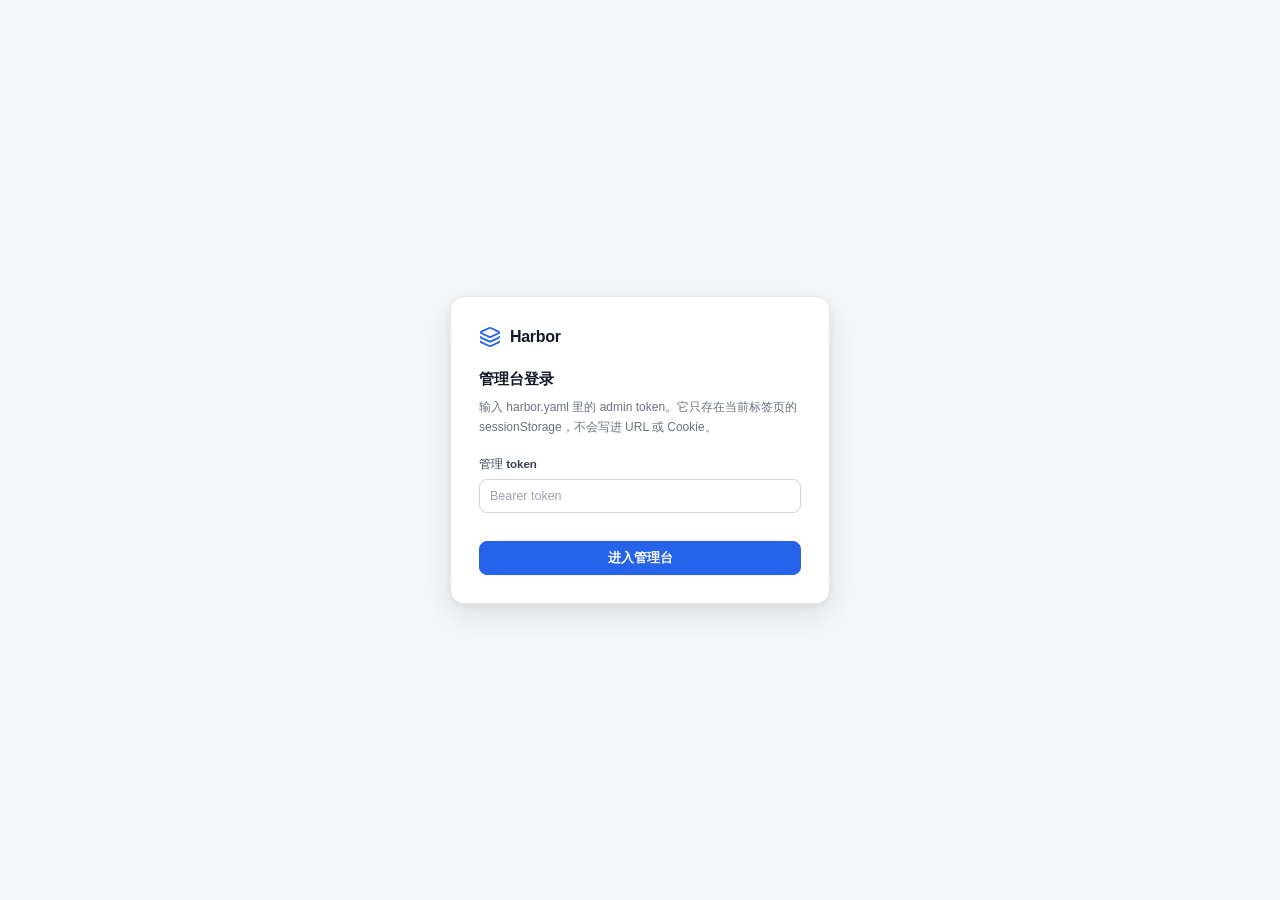
<file: internal/server/ui/admin.html>
<!DOCTYPE html>
<html lang="zh-CN">
<head>
<meta charset="utf-8">
<meta name="viewport" content="width=device-width, initial-scale=1">
<title>Harbor · 管理台</title>
<link rel="stylesheet" href="admin.css">
</head>
<body>
<svg class="sprite" xmlns="http://www.w3.org/2000/svg" aria-hidden="true" focusable="false">
  <!-- Generated from lucide-static@1.43.0; see tools/generate-admin-icons.py. -->
  <!--
ISC License

Copyright (c) 2026 Lucide Icons and Contributors

Permission to use, copy, modify, and/or distribute this software for any
purpose with or without fee is hereby granted, provided that the above
copyright notice and this permission notice appear in all copies.

THE SOFTWARE IS PROVIDED "AS IS" AND THE AUTHOR DISCLAIMS ALL WARRANTIES
WITH REGARD TO THIS SOFTWARE INCLUDING ALL IMPLIED WARRANTIES OF
MERCHANTABILITY AND FITNESS. IN NO EVENT SHALL THE AUTHOR BE LIABLE FOR
ANY SPECIAL, DIRECT, INDIRECT, OR CONSEQUENTIAL DAMAGES OR ANY DAMAGES
WHATSOEVER RESULTING FROM LOSS OF USE, DATA OR PROFITS, WHETHER IN AN
ACTION OF CONTRACT, NEGLIGENCE OR OTHER TORTIOUS ACTION, ARISING OUT OF
OR IN CONNECTION WITH THE USE OR PERFORMANCE OF THIS SOFTWARE.


The following Lucide icons are derived from the Feather project:

airplay, alert-circle, alert-octagon, alert-triangle, aperture, arrow-down-circle, arrow-down-left, arrow-down-right, arrow-down, arrow-left-circle, arrow-left, arrow-right-circle, arrow-right, arrow-up-circle, arrow-up-left, arrow-up-right, arrow-up, at-sign, calendar, cast, check, chevron-down, chevron-left, chevron-right, chevron-up, chevrons-down, chevrons-left, chevrons-right, chevrons-up, circle, clipboard, clock, code, columns, command, compass, corner-down-left, corner-down-right, corner-left-down, corner-left-up, corner-right-down, corner-right-up, corner-up-left, corner-up-right, crosshair, database, divide-circle, divide-square, dollar-sign, download, external-link, feather, frown, hash, headphones, help-circle, info, italic, key, layout, life-buoy, link-2, link, loader, lock, log-in, log-out, maximize, meh, minimize, minimize-2, minus-circle, minus-square, minus, monitor, moon, more-horizontal, more-vertical, move, music, navigation-2, navigation, octagon, pause-circle, percent, plus-circle, plus-square, plus, power, radio, rss, search, server, share, shopping-bag, sidebar, smartphone, smile, square, table-2, tablet, target, terminal, trash-2, trash, triangle, tv, type, upload, x-circle, x-octagon, x-square, x, zoom-in, zoom-out

The MIT License (MIT) (for the icons listed above)

Copyright (c) 2013-present Cole Bemis

Permission is hereby granted, free of charge, to any person obtaining a copy
of this software and associated documentation files (the "Software"), to deal
in the Software without restriction, including without limitation the rights
to use, copy, modify, merge, publish, distribute, sublicense, and/or sell
copies of the Software, and to permit persons to whom the Software is
furnished to do so, subject to the following conditions:

The above copyright notice and this permission notice shall be included in all
copies or substantial portions of the Software.

THE SOFTWARE IS PROVIDED "AS IS", WITHOUT WARRANTY OF ANY KIND, EXPRESS OR
IMPLIED, INCLUDING BUT NOT LIMITED TO THE WARRANTIES OF MERCHANTABILITY,
FITNESS FOR A PARTICULAR PURPOSE AND NONINFRINGEMENT. IN NO EVENT SHALL THE
AUTHORS OR COPYRIGHT HOLDERS BE LIABLE FOR ANY CLAIM, DAMAGES OR OTHER
LIABILITY, WHETHER IN AN ACTION OF CONTRACT, TORT OR OTHERWISE, ARISING FROM,
OUT OF OR IN CONNECTION WITH THE SOFTWARE OR THE USE OR OTHER DEALINGS IN THE
SOFTWARE.
  -->
  <symbol id="i-logo" viewBox="0 0 24 24" fill="none" stroke="currentColor" stroke-width="2" stroke-linecap="round" stroke-linejoin="round"><path d="M12.83 2.18a2 2 0 0 0-1.66 0L2.6 6.08a1 1 0 0 0 0 1.83l8.58 3.91a2 2 0 0 0 1.66 0l8.58-3.9a1 1 0 0 0 0-1.83z" /><path d="M2 12a1 1 0 0 0 .58.91l8.6 3.91a2 2 0 0 0 1.65 0l8.58-3.9A1 1 0 0 0 22 12" /><path d="M2 17a1 1 0 0 0 .58.91l8.6 3.91a2 2 0 0 0 1.65 0l8.58-3.9A1 1 0 0 0 22 17" /></symbol>
  <symbol id="i-gauge" viewBox="0 0 24 24" fill="none" stroke="currentColor" stroke-width="2" stroke-linecap="round" stroke-linejoin="round"><path d="m12 14 4-4" /><path d="M3.34 19a10 10 0 1 1 17.32 0" /></symbol>
  <symbol id="i-queue" viewBox="0 0 24 24" fill="none" stroke="currentColor" stroke-width="2" stroke-linecap="round" stroke-linejoin="round"><path d="M11 5h10" /><path d="M11 12h10" /><path d="M11 19h10" /><path d="M4 4h1v5" /><path d="M4 9h2" /><path d="M6.5 20H3.4c0-1 2.6-1.925 2.6-3.5a1.5 1.5 0 0 0-2.6-1.02" /></symbol>
  <symbol id="i-file" viewBox="0 0 24 24" fill="none" stroke="currentColor" stroke-width="2" stroke-linecap="round" stroke-linejoin="round"><path d="M6 22a2 2 0 0 1-2-2V4a2 2 0 0 1 2-2h8a2.4 2.4 0 0 1 1.704.706l3.588 3.588A2.4 2.4 0 0 1 20 8v12a2 2 0 0 1-2 2z" /><path d="M14 2v5a1 1 0 0 0 1 1h5" /><path d="M10 9H8" /><path d="M16 13H8" /><path d="M16 17H8" /></symbol>
  <symbol id="i-key" viewBox="0 0 24 24" fill="none" stroke="currentColor" stroke-width="2" stroke-linecap="round" stroke-linejoin="round"><path d="M2.586 17.414A2 2 0 0 0 2 18.828V21a1 1 0 0 0 1 1h3a1 1 0 0 0 1-1v-1a1 1 0 0 1 1-1h1a1 1 0 0 0 1-1v-1a1 1 0 0 1 1-1h.172a2 2 0 0 0 1.414-.586l.814-.814a6.5 6.5 0 1 0-4-4z" /><circle cx="16.5" cy="7.5" r=".5" fill="currentColor" /></symbol>
  <symbol id="i-server" viewBox="0 0 24 24" fill="none" stroke="currentColor" stroke-width="2" stroke-linecap="round" stroke-linejoin="round"><rect width="20" height="8" x="2" y="2" rx="2" ry="2" /><rect width="20" height="8" x="2" y="14" rx="2" ry="2" /><line x1="6" x2="6.01" y1="6" y2="6" /><line x1="6" x2="6.01" y1="18" y2="18" /></symbol>
  <symbol id="i-plus" viewBox="0 0 24 24" fill="none" stroke="currentColor" stroke-width="2" stroke-linecap="round" stroke-linejoin="round"><path d="M5 12h14" /><path d="M12 5v14" /></symbol>
  <symbol id="i-pencil" viewBox="0 0 24 24" fill="none" stroke="currentColor" stroke-width="2" stroke-linecap="round" stroke-linejoin="round"><path d="M21.174 6.812a1 1 0 0 0-3.986-3.987L3.842 16.174a2 2 0 0 0-.5.83l-1.321 4.352a.5.5 0 0 0 .623.622l4.353-1.32a2 2 0 0 0 .83-.497z" /><path d="m15 5 4 4" /></symbol>
  <symbol id="i-trash" viewBox="0 0 24 24" fill="none" stroke="currentColor" stroke-width="2" stroke-linecap="round" stroke-linejoin="round"><path d="M10 11v6" /><path d="M14 11v6" /><path d="M19 6v14a2 2 0 0 1-2 2H7a2 2 0 0 1-2-2V6" /><path d="M3 6h18" /><path d="M8 6V4a2 2 0 0 1 2-2h4a2 2 0 0 1 2 2v2" /></symbol>
  <symbol id="i-ban" viewBox="0 0 24 24" fill="none" stroke="currentColor" stroke-width="2" stroke-linecap="round" stroke-linejoin="round"><circle cx="12" cy="12" r="10" /><path d="M4.929 4.929 19.07 19.071" /></symbol>
  <symbol id="i-check" viewBox="0 0 24 24" fill="none" stroke="currentColor" stroke-width="2" stroke-linecap="round" stroke-linejoin="round"><path d="M20 6 9 17l-5-5" /></symbol>
  <symbol id="i-x" viewBox="0 0 24 24" fill="none" stroke="currentColor" stroke-width="2" stroke-linecap="round" stroke-linejoin="round"><path d="M18 6 6 18" /><path d="m6 6 12 12" /></symbol>
  <symbol id="i-home" viewBox="0 0 24 24" fill="none" stroke="currentColor" stroke-width="2" stroke-linecap="round" stroke-linejoin="round"><path d="M15 21v-8a1 1 0 0 0-1-1h-4a1 1 0 0 0-1 1v8" /><path d="M3 10a2 2 0 0 1 .709-1.528l7-6a2 2 0 0 1 2.582 0l7 6A2 2 0 0 1 21 10v9a2 2 0 0 1-2 2H5a2 2 0 0 1-2-2z" /></symbol>
  <symbol id="i-out" viewBox="0 0 24 24" fill="none" stroke="currentColor" stroke-width="2" stroke-linecap="round" stroke-linejoin="round"><path d="m16 17 5-5-5-5" /><path d="M21 12H9" /><path d="M9 21H5a2 2 0 0 1-2-2V5a2 2 0 0 1 2-2h4" /></symbol>
  <symbol id="i-refresh" viewBox="0 0 24 24" fill="none" stroke="currentColor" stroke-width="2" stroke-linecap="round" stroke-linejoin="round"><path d="M3 12a9 9 0 0 1 9-9 9.75 9.75 0 0 1 6.74 2.74L21 8" /><path d="M21 3v5h-5" /><path d="M21 12a9 9 0 0 1-9 9 9.75 9.75 0 0 1-6.74-2.74L3 16" /><path d="M8 16H3v5" /></symbol>
  <symbol id="i-zap" viewBox="0 0 24 24" fill="none" stroke="currentColor" stroke-width="2" stroke-linecap="round" stroke-linejoin="round"><path d="M15.914 4a1.5 1.5 0 00-2.474-1.561l-9 9A1.5 1.5 0 005.5 14h4.002a.5.5 0 01.471.666L8.086 20a1.5 1.5 0 002.475 1.56l9-9A1.5 1.5 0 0018.5 10h-3.997a.5.5 0 01-.472-.667z" /></symbol>
  <symbol id="i-search" viewBox="0 0 24 24" fill="none" stroke="currentColor" stroke-width="2" stroke-linecap="round" stroke-linejoin="round"><path d="m21 21-4.34-4.34" /><circle cx="11" cy="11" r="8" /></symbol>
  <symbol id="i-branch" viewBox="0 0 24 24" fill="none" stroke="currentColor" stroke-width="2" stroke-linecap="round" stroke-linejoin="round"><path d="M15 6a9 9 0 0 0-9 9V3" /><circle cx="18" cy="6" r="3" /><circle cx="6" cy="18" r="3" /></symbol>
  <symbol id="i-menu" viewBox="0 0 24 24" fill="none" stroke="currentColor" stroke-width="2" stroke-linecap="round" stroke-linejoin="round"><path d="M4 5h16" /><path d="M4 12h16" /><path d="M4 19h16" /></symbol>
  <symbol id="i-arrow-left" viewBox="0 0 24 24" fill="none" stroke="currentColor" stroke-width="2" stroke-linecap="round" stroke-linejoin="round"><path d="m12 19-7-7 7-7" /><path d="M19 12H5" /></symbol>
  <symbol id="i-arrow-right" viewBox="0 0 24 24" fill="none" stroke="currentColor" stroke-width="2" stroke-linecap="round" stroke-linejoin="round"><path d="M5 12h14" /><path d="m12 5 7 7-7 7" /></symbol>
  <symbol id="i-arrow-up-right" viewBox="0 0 24 24" fill="none" stroke="currentColor" stroke-width="2" stroke-linecap="round" stroke-linejoin="round"><path d="M7 7h10v10" /><path d="M7 17 17 7" /></symbol>
  <symbol id="i-activity" viewBox="0 0 24 24" fill="none" stroke="currentColor" stroke-width="2" stroke-linecap="round" stroke-linejoin="round"><path d="M22 12h-2.48a2 2 0 0 0-1.93 1.46l-2.35 8.36a.25.25 0 0 1-.48 0L9.24 2.18a.25.25 0 0 0-.48 0l-2.35 8.36A2 2 0 0 1 4.49 12H2" /></symbol>
  <symbol id="i-circle-check" viewBox="0 0 24 24" fill="none" stroke="currentColor" stroke-width="2" stroke-linecap="round" stroke-linejoin="round"><circle cx="12" cy="12" r="10" /><path d="m16 9-5.5 5.5L8 12" /></symbol>
  <symbol id="i-alert-triangle" viewBox="0 0 24 24" fill="none" stroke="currentColor" stroke-width="2" stroke-linecap="round" stroke-linejoin="round"><path d="m21.73 18-8-14a2 2 0 0 0-3.48 0l-8 14A2 2 0 0 0 4 21h16a2 2 0 0 0 1.73-3" /><path d="M12 9v4" /><path d="M12 17h.01" /></symbol>
  <symbol id="i-layers-3" viewBox="0 0 24 24" fill="none" stroke="currentColor" stroke-width="2" stroke-linecap="round" stroke-linejoin="round"><path d="M12.83 2.18a2 2 0 0 0-1.66 0L2.6 6.08a1 1 0 0 0 0 1.83l8.58 3.91a2 2 0 0 0 1.66 0l8.58-3.9a1 1 0 0 0 0-1.83z" /><path d="M2 12a1 1 0 0 0 .58.91l8.6 3.91a2 2 0 0 0 1.65 0l8.58-3.9A1 1 0 0 0 22 12" /><path d="M2 17a1 1 0 0 0 .58.91l8.6 3.91a2 2 0 0 0 1.65 0l8.58-3.9A1 1 0 0 0 22 17" /></symbol>
  <symbol id="i-timer" viewBox="0 0 24 24" fill="none" stroke="currentColor" stroke-width="2" stroke-linecap="round" stroke-linejoin="round"><line x1="10" x2="14" y1="2" y2="2" /><line x1="12" x2="15" y1="14" y2="11" /><circle cx="12" cy="14" r="8" /></symbol>
  <symbol id="i-check-circle-2" viewBox="0 0 24 24" fill="none" stroke="currentColor" stroke-width="2" stroke-linecap="round" stroke-linejoin="round"><path d="M21.801 10A10 10 0 1 1 17 3.335" /><path d="m9 11 3 3L22 4" /></symbol>
  <symbol id="i-alert-circle" viewBox="0 0 24 24" fill="none" stroke="currentColor" stroke-width="2" stroke-linecap="round" stroke-linejoin="round"><circle cx="12" cy="12" r="10" /><line x1="12" x2="12" y1="8" y2="12" /><line x1="12" x2="12.01" y1="16" y2="16" /></symbol>
  <symbol id="i-arrow-down-to-line" viewBox="0 0 24 24" fill="none" stroke="currentColor" stroke-width="2" stroke-linecap="round" stroke-linejoin="round"><path d="M12 17V3" /><path d="m6 11 6 6 6-6" /><path d="M19 21H5" /></symbol>
  <symbol id="i-arrow-up-from-line" viewBox="0 0 24 24" fill="none" stroke="currentColor" stroke-width="2" stroke-linecap="round" stroke-linejoin="round"><path d="m18 9-6-6-6 6" /><path d="M12 3v14" /><path d="M5 21h14" /></symbol>
  <symbol id="i-database" viewBox="0 0 24 24" fill="none" stroke="currentColor" stroke-width="2" stroke-linecap="round" stroke-linejoin="round"><ellipse cx="12" cy="5" rx="9" ry="3" /><path d="M3 5V19A9 3 0 0 0 21 19V5" /><path d="M3 12A9 3 0 0 0 21 12" /></symbol>
  <symbol id="i-shield-check" viewBox="0 0 24 24" fill="none" stroke="currentColor" stroke-width="2" stroke-linecap="round" stroke-linejoin="round"><path d="M20 13c0 5-3.5 7.5-7.66 8.95a1 1 0 0 1-.67-.01C7.5 20.5 4 18 4 13V6a1 1 0 0 1 1-1c2 0 4.5-1.2 6.24-2.72a1.17 1.17 0 0 1 1.52 0C14.51 3.81 17 5 19 5a1 1 0 0 1 1 1z" /><path d="m9 12 2 2 4-4" /></symbol>
  <symbol id="i-refresh-cw" viewBox="0 0 24 24" fill="none" stroke="currentColor" stroke-width="2" stroke-linecap="round" stroke-linejoin="round"><path d="M3 12a9 9 0 0 1 9-9 9.75 9.75 0 0 1 6.74 2.74L21 8" /><path d="M21 3v5h-5" /><path d="M21 12a9 9 0 0 1-9 9 9.75 9.75 0 0 1-6.74-2.74L3 16" /><path d="M8 16H3v5" /></symbol>
  <symbol id="i-list-ordered" viewBox="0 0 24 24" fill="none" stroke="currentColor" stroke-width="2" stroke-linecap="round" stroke-linejoin="round"><path d="M11 5h10" /><path d="M11 12h10" /><path d="M11 19h10" /><path d="M4 4h1v5" /><path d="M4 9h2" /><path d="M6.5 20H3.4c0-1 2.6-1.925 2.6-3.5a1.5 1.5 0 0 0-2.6-1.02" /></symbol>
  <symbol id="i-cpu" viewBox="0 0 24 24" fill="none" stroke="currentColor" stroke-width="2" stroke-linecap="round" stroke-linejoin="round"><path d="M12 20v2" /><path d="M12 2v2" /><path d="M17 20v2" /><path d="M17 2v2" /><path d="M2 12h2" /><path d="M2 17h2" /><path d="M2 7h2" /><path d="M20 12h2" /><path d="M20 17h2" /><path d="M20 7h2" /><path d="M7 20v2" /><path d="M7 2v2" /><rect x="4" y="4" width="16" height="16" rx="2" /><rect x="8" y="8" width="8" height="8" rx="1" /></symbol>
  <symbol id="i-inbox" viewBox="0 0 24 24" fill="none" stroke="currentColor" stroke-width="2" stroke-linecap="round" stroke-linejoin="round"><polyline points="22 12 16 12 14 15 10 15 8 12 2 12" /><path d="M5.45 5.11 2 12v6a2 2 0 0 0 2 2h16a2 2 0 0 0 2-2v-6l-3.45-6.89A2 2 0 0 0 16.76 4H7.24a2 2 0 0 0-1.79 1.11z" /></symbol>
  <symbol id="i-key-round" viewBox="0 0 24 24" fill="none" stroke="currentColor" stroke-width="2" stroke-linecap="round" stroke-linejoin="round"><path d="M2.586 17.414A2 2 0 0 0 2 18.828V21a1 1 0 0 0 1 1h3a1 1 0 0 0 1-1v-1a1 1 0 0 1 1-1h1a1 1 0 0 0 1-1v-1a1 1 0 0 1 1-1h.172a2 2 0 0 0 1.414-.586l.814-.814a6.5 6.5 0 1 0-4-4z" /><circle cx="16.5" cy="7.5" r=".5" fill="currentColor" /></symbol>
  <symbol id="i-key-square" viewBox="0 0 24 24" fill="none" stroke="currentColor" stroke-width="2" stroke-linecap="round" stroke-linejoin="round"><path d="M12.4 2.7a2.5 2.5 0 0 1 3.4 0l5.5 5.5a2.5 2.5 0 0 1 0 3.4l-3.7 3.7a2.5 2.5 0 0 1-3.4 0L8.7 9.8a2.5 2.5 0 0 1 0-3.4z" /><path d="m14 7 3 3" /><path d="m9.4 10.6-6.814 6.814A2 2 0 0 0 2 18.828V21a1 1 0 0 0 1 1h3a1 1 0 0 0 1-1v-1a1 1 0 0 1 1-1h1a1 1 0 0 0 1-1v-1a1 1 0 0 1 1-1h.172a2 2 0 0 0 1.414-.586l.814-.814" /></symbol>
  <symbol id="i-lock-keyhole" viewBox="0 0 24 24" fill="none" stroke="currentColor" stroke-width="2" stroke-linecap="round" stroke-linejoin="round"><circle cx="12" cy="16" r="1" /><rect x="3" y="10" width="18" height="12" rx="2" /><path d="M7 10V7a5 5 0 0 1 10 0v3" /></symbol>
  <symbol id="i-fingerprint" viewBox="0 0 24 24" fill="none" stroke="currentColor" stroke-width="2" stroke-linecap="round" stroke-linejoin="round"><path d="M12 10a2 2 0 0 0-2 2c0 1.02-.1 2.51-.26 4" /><path d="M14 13.12c0 2.38 0 6.38-1 8.88" /><path d="M17.29 21.02c.12-.6.43-2.3.5-3.02" /><path d="M2 12a10 10 0 0 1 18-6" /><path d="M2 16h.01" /><path d="M21.8 16c.2-2 .131-5.354 0-6" /><path d="M5 19.5C5.5 18 6 15 6 12a6 6 0 0 1 .34-2" /><path d="M8.65 22c.21-.66.45-1.32.57-2" /><path d="M9 6.8a6 6 0 0 1 9 5.2v2" /></symbol>
  <symbol id="i-trash-2" viewBox="0 0 24 24" fill="none" stroke="currentColor" stroke-width="2" stroke-linecap="round" stroke-linejoin="round"><path d="M10 11v6" /><path d="M14 11v6" /><path d="M19 6v14a2 2 0 0 1-2 2H7a2 2 0 0 1-2-2V6" /><path d="M3 6h18" /><path d="M8 6V4a2 2 0 0 1 2-2h4a2 2 0 0 1 2 2v2" /></symbol>
  <symbol id="i-copy" viewBox="0 0 24 24" fill="none" stroke="currentColor" stroke-width="2" stroke-linecap="round" stroke-linejoin="round"><rect width="14" height="14" x="8" y="8" rx="2" ry="2" /><path d="M4 16c-1.1 0-2-.9-2-2V4c0-1.1.9-2 2-2h10c1.1 0 2 .9 2 2" /></symbol>
  <symbol id="i-network" viewBox="0 0 24 24" fill="none" stroke="currentColor" stroke-width="2" stroke-linecap="round" stroke-linejoin="round"><rect x="16" y="16" width="6" height="6" rx="1" /><rect x="2" y="16" width="6" height="6" rx="1" /><rect x="9" y="2" width="6" height="6" rx="1" /><path d="M5 16v-3a1 1 0 0 1 1-1h12a1 1 0 0 1 1 1v3" /><path d="M12 12V8" /></symbol>
  <symbol id="i-route" viewBox="0 0 24 24" fill="none" stroke="currentColor" stroke-width="2" stroke-linecap="round" stroke-linejoin="round"><circle cx="6" cy="19" r="3" /><path d="M9 19h8.5a3.5 3.5 0 0 0 0-7h-11a3.5 3.5 0 0 1 0-7H15" /><circle cx="18" cy="5" r="3" /></symbol>
  <symbol id="i-chevron-down" viewBox="0 0 24 24" fill="none" stroke="currentColor" stroke-width="2" stroke-linecap="round" stroke-linejoin="round"><path d="m6 9 6 6 6-6" /></symbol>
  <symbol id="i-sliders-horizontal" viewBox="0 0 24 24" fill="none" stroke="currentColor" stroke-width="2" stroke-linecap="round" stroke-linejoin="round"><path d="M10 5H3" /><path d="M12 19H3" /><path d="M14 3v4" /><path d="M16 17v4" /><path d="M21 12h-9" /><path d="M21 19h-5" /><path d="M21 5h-7" /><path d="M8 10v4" /><path d="M8 12H3" /></symbol>
  <symbol id="i-arrow-up" viewBox="0 0 24 24" fill="none" stroke="currentColor" stroke-width="2" stroke-linecap="round" stroke-linejoin="round"><path d="m5 12 7-7 7 7" /><path d="M12 19V5" /></symbol>
  <symbol id="i-arrow-down" viewBox="0 0 24 24" fill="none" stroke="currentColor" stroke-width="2" stroke-linecap="round" stroke-linejoin="round"><path d="M12 5v14" /><path d="m19 12-7 7-7-7" /></symbol>
  <symbol id="i-circle-help" viewBox="0 0 24 24" fill="none" stroke="currentColor" stroke-width="2" stroke-linecap="round" stroke-linejoin="round"><circle cx="12" cy="12" r="10" /><path d="M9.09 9a3 3 0 0 1 5.83 1c0 2-3 3-3 3" /><path d="M12 17h.01" /></symbol>
  <symbol id="i-loader-circle" viewBox="0 0 24 24" fill="none" stroke="currentColor" stroke-width="2" stroke-linecap="round" stroke-linejoin="round"><path d="M21 12a9 9 0 1 1-6.219-8.56" /></symbol>
</svg>
<div id="login" class="login">
  <div class="login-card">
    <div class="login-brand"><svg class="ico" aria-hidden="true"><use href="#i-logo"></use></svg><strong>Harbor</strong></div>
    <h1>管理台登录</h1>
    <p>输入 harbor.yaml 里的 admin token。它只存在当前标签页的 sessionStorage，不会写进 URL 或 Cookie。</p>
    <form id="login-form" novalidate>
      <label class="field"><span>管理 token</span><input id="login-token" class="ctl" type="password" autocomplete="current-password" placeholder="Bearer token" required></label>
      <div class="login-err" id="login-err"></div>
      <button class="btn btn-block" id="login-btn" type="submit">进入管理台</button>
    </form>
  </div>
</div>

<div id="app" class="app" hidden>
  <aside class="rail" id="rail">
    <div class="rail-brand"><svg class="ico" aria-hidden="true"><use href="#i-logo"></use></svg><strong>Harbor</strong><i aria-hidden="true"></i></div>
    <div class="rail-label">Workspace</div>
    <nav class="rail-nav" id="nav" aria-label="页面">
      <button type="button" data-tab="overview"><svg class="ico" aria-hidden="true"><use href="#i-gauge"></use></svg>概览</button>
      <button type="button" data-tab="queue"><svg class="ico" aria-hidden="true"><use href="#i-queue"></use></svg>队列</button>
      <button type="button" data-tab="requests"><svg class="ico" aria-hidden="true"><use href="#i-file"></use></svg>请求</button>
      <button type="button" data-tab="keys"><svg class="ico" aria-hidden="true"><use href="#i-key"></use></svg>密钥</button>
      <button type="button" data-tab="providers"><svg class="ico" aria-hidden="true"><use href="#i-server"></use></svg>上游</button>
      <button type="button" data-tab="models"><svg class="ico" aria-hidden="true"><use href="#i-layers-3"></use></svg>模型</button>
      <button type="button" data-tab="proxy"><svg class="ico" aria-hidden="true"><use href="#i-arrow-down"></use></svg>网络</button>
      <button type="button" data-tab="logs"><svg class="ico" aria-hidden="true"><use href="#i-file"></use></svg>日志</button>
      <button type="button" data-tab="settings"><svg class="ico" aria-hidden="true"><use href="#i-sliders-horizontal"></use></svg>设置</button>
    </nav>
    <div class="rail-foot">
      <a href="/"><svg class="ico" aria-hidden="true"><use href="#i-home"></use></svg>首页</a>
      <a href="https://github.com/xb0or/harbor" target="_blank" rel="noopener"><svg class="ico" aria-hidden="true"><use href="#i-arrow-up-right"></use></svg>GitHub</a>
      <button type="button" id="logout"><svg class="ico" aria-hidden="true"><use href="#i-out"></use></svg>退出</button>
    </div>
  </aside>

  <div class="shell">
    <header class="topbar">
      <button class="icon-btn menu-btn" type="button" id="menu" aria-label="打开导航" aria-expanded="false"><svg class="ico" aria-hidden="true"><use href="#i-menu"></use></svg></button>
      <h1 id="page-title">概览</h1>
      <div class="spacer" aria-hidden="true"></div>
      <span class="dot" aria-hidden="true"></span>
      <span class="clock" id="clock"></span>
    </header>
    <main class="main" id="main">
      <section class="page" id="tab-overview"></section>
      <section class="page" id="tab-queue" hidden></section>
      <section class="page" id="tab-requests" hidden></section>
      <section class="page" id="tab-keys" hidden></section>
      <section class="page" id="tab-providers" hidden></section>
      <section class="page" id="tab-models" hidden></section>
      <section class="page" id="tab-proxy" hidden></section>
      <section class="page" id="tab-logs" hidden></section>
      <section class="page" id="tab-settings" hidden></section>
    </main>
  </div>
</div>

<div class="modal-wrap" id="modal" hidden>
  <div class="modal" role="dialog" aria-modal="true" aria-labelledby="modal-title" tabindex="-1">
    <div class="modal-head">
      <h3 id="modal-title"></h3>
      <button class="icon-btn" type="button" id="modal-close" aria-label="关闭"><svg class="ico" aria-hidden="true"><use href="#i-x"></use></svg></button>
    </div>
    <div class="modal-body" id="modal-body"></div>
    <div class="modal-foot" id="modal-foot" hidden></div>
  </div>
</div>

<div class="toast" id="toast" role="status" aria-live="polite" hidden></div>

<script src="admin.js"></script>
</body>
</html>
</file>
<file: internal/server/ui/admin.css>
/* =========================================================================
   Harbor 管理台样式（2026-11 重写）
   一套令牌、一套组件；不继承旧文件，不使用行内样式（CSP: style-src 'self'）。
   ========================================================================= */

/* ---------- 1. 令牌 ---------- */
:root {
  --bg: #f6f7f9;
  --surface: #ffffff;
  --surface-2: #fafbfc;
  --line: #e5e7eb;
  --line-strong: #d1d5db;
  --ink: #111827;
  --ink-2: #374151;
  --mut: #4b5563;
  --dim: #6b7280;
  --faint: #9ca3af;
  --accent: #2563eb;
  --accent-ink: #1d4ed8;
  --accent-soft: #eff4ff;
  --accent-line: #c7d9fe;
  --ok: #047857;
  --ok-soft: #ecfdf3;
  --ok-line: #abefc6;
  --warn: #b45309;
  --warn-soft: #fffaeb;
  --warn-line: #fedf89;
  --err: #b42318;
  --err-soft: #fef3f2;
  --err-line: #fecdca;
  --info: #175cd3;
  --info-soft: #eff8ff;
  --info-line: #b2ddff;
  --r-sm: 6px;
  --r-md: 8px;
  --r-lg: 12px;
  --shadow-1: 0 1px 2px rgba(16, 24, 40, .05);
  --shadow-2: 0 12px 32px rgba(16, 24, 40, .10), 0 2px 6px rgba(16, 24, 40, .06);
  --mono: ui-monospace, SFMono-Regular, Menlo, Consolas, monospace;
  --sans: -apple-system, BlinkMacSystemFont, "Segoe UI", "PingFang SC", "Microsoft YaHei", sans-serif;
  --rail-w: 232px;
  --ease: cubic-bezier(.2, .7, .3, 1);
}

*, *::before, *::after { box-sizing: border-box; }
html, body { height: 100%; }
body {
  margin: 0; background: var(--bg); color: var(--ink);
  font: 13px/1.55 var(--sans); -webkit-font-smoothing: antialiased;
}
h1, h2, h3, h4, p, dl, dd, dt, ol, ul { margin: 0; padding: 0; }
button { font: inherit; color: inherit; }
a { color: var(--accent); text-decoration: none; }
a:hover { text-decoration: underline; }
::selection { background: #dbe8ff; }
[hidden] { display: none !important; }
.mono { font-family: var(--mono); font-variant-numeric: tabular-nums; }
.muted { color: var(--dim); }
.sr-only { position: absolute; width: 1px; height: 1px; padding: 0; margin: -1px; overflow: hidden; clip: rect(0 0 0 0); white-space: nowrap; border: 0; }

.ico { width: 16px; height: 16px; flex: 0 0 auto; fill: none; stroke: currentColor; stroke-width: 2; stroke-linecap: round; stroke-linejoin: round; }
.sprite { display: none; }

/* ---------- 2. 布局 ---------- */
.app { display: flex; min-height: 100%; }

.rail {
  position: fixed; inset: 0 auto 0 0; z-index: 20;
  display: flex; flex-direction: column; width: var(--rail-w);
  padding: 14px 12px; background: var(--surface); border-right: 1px solid var(--line);
}
.rail-brand { display: flex; align-items: center; gap: 9px; padding: 6px 8px 14px; }
.rail-brand .ico { width: 20px; height: 20px; color: var(--accent); }
.rail-brand strong { font-size: 15px; font-weight: 650; letter-spacing: -.02em; }
.rail-brand i { width: 6px; height: 6px; margin-left: auto; border-radius: 50%; background: #22c55e; box-shadow: 0 0 0 3px #dcfce7; }
.rail-label { padding: 8px; color: var(--faint); font-size: 10px; letter-spacing: .09em; text-transform: uppercase; }

.rail-nav { display: flex; flex-direction: column; gap: 2px; }
.rail-nav button {
  position: relative; display: flex; align-items: center; gap: 9px;
  width: 100%; height: 34px; padding: 0 10px; border: 0; border-radius: var(--r-md);
  background: transparent; color: var(--mut); font-size: 12.5px; text-align: left; cursor: pointer;
  transition: background .15s var(--ease), color .15s var(--ease);
}
.rail-nav button:hover { background: var(--surface-2); color: var(--ink); }
.rail-nav button.active { background: var(--accent-soft); color: var(--accent-ink); font-weight: 600; }
.rail-nav button.active::before {
  content: ""; position: absolute; left: -12px; top: 7px; bottom: 7px; width: 3px;
  border-radius: 0 3px 3px 0; background: var(--accent);
}
.rail-foot { display: flex; flex-direction: column; gap: 2px; margin-top: auto; padding-top: 10px; border-top: 1px solid var(--line); }
.rail-foot a, .rail-foot button {
  display: flex; align-items: center; gap: 9px; height: 32px; padding: 0 10px;
  border: 0; border-radius: var(--r-md); background: transparent; color: var(--mut);
  font-size: 12.5px; cursor: pointer; text-decoration: none;
}
.rail-foot a:hover, .rail-foot button:hover { background: var(--surface-2); color: var(--ink); text-decoration: none; }

.shell { flex: 1; min-width: 0; margin-left: var(--rail-w); display: flex; flex-direction: column; }
.topbar {
  position: sticky; top: 0; z-index: 10; display: flex; align-items: center; gap: 12px;
  height: 54px; padding: 0 26px; background: rgba(255, 255, 255, .92);
  border-bottom: 1px solid var(--line); backdrop-filter: blur(8px);
}
.topbar h1 { font-size: 14px; font-weight: 600; letter-spacing: -.01em; }
.topbar .spacer { flex: 1; }
.topbar .dot { width: 6px; height: 6px; border-radius: 50%; background: #22c55e; }
.topbar .clock { color: var(--dim); font: 11px/1 var(--mono); }
.topbar .menu-btn { display: none; }

.main { width: 100%; max-width: none; padding: 20px 24px 56px; margin: 0; }
.page { animation: page-in .22s var(--ease) both; }
@keyframes page-in { from { opacity: 0; transform: translateY(4px); } to { opacity: 1; transform: none; } }

.page-head { display: flex; align-items: flex-end; justify-content: space-between; gap: 20px; margin-bottom: 16px; }
.page-head .kicker { display: block; margin-bottom: 6px; color: var(--faint); font: 10px/1 var(--mono); letter-spacing: .1em; text-transform: uppercase; }
.page-head h2 { font-size: 21px; font-weight: 680; letter-spacing: -.03em; }
.page-head p { margin-top: 5px; max-width: 620px; color: var(--dim); font-size: 12.5px; }
.page-actions { display: flex; align-items: center; gap: 8px; flex-shrink: 0; }

/* ---------- 3. 按钮 / 输入 ---------- */
.btn {
  display: inline-flex; align-items: center; justify-content: center; gap: 6px;
  height: 34px; padding: 0 12px; border: 1px solid var(--accent); border-radius: var(--r-md);
  background: var(--accent); color: #fff; font-size: 12.5px; font-weight: 600;
  white-space: nowrap; cursor: pointer; box-shadow: var(--shadow-1);
  transition: background .15s var(--ease), border-color .15s, transform .1s;
}
.btn:hover:not(:disabled) { background: var(--accent-ink); border-color: var(--accent-ink); }
.btn:active:not(:disabled) { transform: translateY(1px); }
.btn:disabled { opacity: .5; cursor: not-allowed; }
.btn .ico { width: 15px; height: 15px; }
.btn.ghost { background: var(--surface); border-color: var(--line-strong); color: var(--ink); box-shadow: var(--shadow-1); }
.btn.ghost:hover:not(:disabled) { background: var(--surface-2); border-color: var(--faint); }
.btn.danger { background: var(--surface); border-color: var(--err-line); color: var(--err); box-shadow: none; }
.btn.danger:hover:not(:disabled) { background: var(--err-soft); border-color: #f97066; }
.btn.sm { height: 28px; padding: 0 10px; font-size: 11.5px; }
.btn.sm .ico { width: 13px; height: 13px; }

.icon-btn {
  display: inline-flex; align-items: center; justify-content: center;
  width: 30px; height: 30px; border: 1px solid transparent; border-radius: var(--r-md);
  background: transparent; color: var(--dim); cursor: pointer;
  transition: background .15s var(--ease), color .15s;
}
.icon-btn:hover:not(:disabled) { background: var(--surface-2); color: var(--ink); }
.icon-btn.danger:hover:not(:disabled) { background: var(--err-soft); color: var(--err); }
.icon-btn:disabled { opacity: .4; cursor: not-allowed; }

.ctl {
  width: 100%; height: 34px; padding: 0 10px;
  border: 1px solid var(--line-strong); border-radius: var(--r-md);
  background: var(--surface); color: var(--ink); font: 12.5px/1.5 var(--sans);
  transition: border-color .15s, box-shadow .15s;
}
select.ctl { padding-right: 6px; cursor: pointer; }
.ctl::placeholder { color: var(--faint); }
.ctl:hover:not(:disabled) { border-color: var(--faint); }
.ctl:focus { outline: none; border-color: var(--accent); box-shadow: 0 0 0 3px rgba(37, 99, 235, .14); }
.ctl:disabled { background: var(--surface-2); color: var(--dim); cursor: not-allowed; }
textarea.ctl { height: auto; min-height: 72px; padding: 8px 10px; resize: vertical; }

.field { display: flex; flex-direction: column; gap: 6px; min-width: 0; }
.field > span { color: var(--ink-2); font-size: 11.5px; font-weight: 550; }
.field .hint { color: var(--dim); font-size: 11px; line-height: 1.6; }
.hint { color: var(--dim); font-size: 11px; line-height: 1.6; }

.search { position: relative; flex: 1 1 200px; }
.search .ico { position: absolute; left: 10px; top: 50%; width: 14px; height: 14px; transform: translateY(-50%); color: var(--faint); pointer-events: none; }
.search .ctl { padding-left: 30px; }

.check { display: inline-flex; align-items: center; gap: 8px; color: var(--ink-2); font-size: 12px; cursor: pointer; }
.check input {
  appearance: none; width: 16px; height: 16px; margin: 0; flex: 0 0 auto;
  border: 1.5px solid var(--line-strong); border-radius: 4px; background: #fff;
  cursor: pointer; transition: background .12s, border-color .12s;
}
.check input:checked { background: var(--accent); border-color: var(--accent); }
.check input:checked::after {
  content: ""; display: block; width: 4px; height: 8px; margin: 1px auto 0;
  border: solid #fff; border-width: 0 2px 2px 0; transform: rotate(45deg);
}
.check input:focus-visible { outline: 2px solid var(--accent); outline-offset: 2px; }
.check input:disabled { background: var(--surface-2); border-color: var(--line); cursor: not-allowed; }

.switch { display: inline-flex; align-items: center; gap: 8px; cursor: pointer; color: var(--mut); font-size: 12px; }
.switch input { position: absolute; width: 1px; height: 1px; opacity: 0; }
.switch .track { position: relative; width: 36px; height: 20px; border-radius: 999px; background: #d1d5db; transition: background .18s var(--ease); }
.switch .track::after {
  content: ""; position: absolute; top: 2px; left: 2px; width: 16px; height: 16px;
  border-radius: 50%; background: #fff; box-shadow: 0 1px 2px rgba(16, 24, 40, .25);
  transition: transform .18s var(--ease);
}
.switch input:checked + .track { background: var(--accent); }
.switch input:checked + .track::after { transform: translateX(16px); }
.switch input:focus-visible + .track { outline: 2px solid var(--accent); outline-offset: 2px; }

.seg { display: inline-flex; padding: 2px; border: 1px solid var(--line); border-radius: var(--r-md); background: var(--surface-2); }
.seg button {
  height: 26px; padding: 0 9px; border: 0; border-radius: 6px; background: transparent;
  color: var(--dim); font-size: 11.5px; cursor: pointer; white-space: nowrap;
}
.seg button:hover { color: var(--ink); }
.seg button[aria-pressed="true"] { background: #fff; color: var(--ink); box-shadow: var(--shadow-1); font-weight: 600; }

/* ---------- 4. 徽标 / 卡片 ---------- */
.badge {
  display: inline-flex; align-items: center; gap: 4px;
  height: 20px; padding: 0 7px; border: 1px solid var(--line); border-radius: var(--r-sm);
  background: var(--surface-2); color: var(--mut); font-size: 10.5px; font-weight: 550; white-space: nowrap;
}
.badge.ok { background: var(--ok-soft); border-color: var(--ok-line); color: var(--ok); }
.badge.warn { background: var(--warn-soft); border-color: var(--warn-line); color: var(--warn); }
.badge.err { background: var(--err-soft); border-color: var(--err-line); color: var(--err); }
.badge.info { background: var(--info-soft); border-color: var(--info-line); color: var(--info); }

.card { background: var(--surface); border: 1px solid var(--line); border-radius: var(--r-lg); }
.card-head { display: flex; align-items: flex-start; justify-content: space-between; gap: 16px; padding: 16px 18px; border-bottom: 1px solid var(--line); }
.card-head h3 { font-size: 13.5px; font-weight: 620; letter-spacing: -.01em; }
.card-head p { margin-top: 4px; color: var(--dim); font-size: 11.5px; }
.card-body { padding: 16px 18px; }

.stats { display: grid; grid-template-columns: repeat(auto-fit, minmax(228px, 1fr)); gap: 12px; }
.stat { padding: 14px 16px; background: var(--surface); border: 1px solid var(--line); border-radius: var(--r-lg); }
.stat span { display: flex; align-items: center; gap: 6px; color: var(--dim); font-size: 11px; }
.stat span .ico { width: 13px; height: 13px; }
.stat strong { display: block; margin-top: 8px; font-size: 22px; font-weight: 680; letter-spacing: -.03em; font-variant-numeric: tabular-nums; }
.stat small { display: block; margin-top: 3px; color: var(--faint); font-size: 10.5px; }

.kv { display: grid; grid-template-columns: repeat(auto-fit, minmax(140px, 1fr)); gap: 1px; overflow: hidden; background: var(--line); border: 1px solid var(--line); border-radius: var(--r-md); }
.kv > div { padding: 10px 12px; background: var(--surface); }
.kv span { display: block; color: var(--dim); font-size: 10.5px; }
.kv strong { display: block; margin-top: 3px; font: 12.5px/1.5 var(--mono); }

.progress { height: 6px; overflow: hidden; border-radius: 999px; background: var(--surface-2); border: 1px solid var(--line); }
.progress > i { display: block; height: 100%; width: 0; border-radius: 999px; background: var(--accent); transition: width .3s var(--ease); }

.empty { display: flex; flex-direction: column; align-items: center; gap: 8px; padding: 40px 20px; text-align: center; }
.empty .box { display: grid; place-items: center; width: 40px; height: 40px; border-radius: 10px; background: var(--accent-soft); color: var(--accent); }
.empty strong { font-size: 13px; font-weight: 600; }
.empty p { max-width: 420px; color: var(--dim); font-size: 11.5px; }
.empty .btn { margin-top: 4px; }

/* ---------- 5. 表格 ---------- */
.table-wrap { overflow-x: auto; border-radius: 0 0 var(--r-lg) var(--r-lg); }
.table { width: 100%; border-collapse: collapse; font-size: 12px; }
.table th {
  height: 34px; padding: 0 14px; background: var(--surface-2); border-bottom: 1px solid var(--line);
  color: var(--dim); font-size: 10.5px; font-weight: 600; letter-spacing: .05em; text-align: left; text-transform: uppercase; white-space: nowrap;
}
.table td { height: 42px; padding: 6px 14px; border-bottom: 1px solid var(--surface-2); vertical-align: middle; }
.table tbody tr:last-child td { border-bottom: 0; }
.table tbody tr:hover td { background: #fbfcfd; }
.table .num { text-align: right; font-family: var(--mono); font-variant-numeric: tabular-nums; }
.table .actions { text-align: right; white-space: nowrap; }

.status { display: inline-flex; align-items: center; gap: 5px; font-size: 11.5px; }
.status i { width: 6px; height: 6px; border-radius: 50%; background: var(--faint); }
.status.ok i { background: #12b76a; }
.status.err i { background: #f04438; }
.status.warn i { background: #f79009; }
.status.cancel i { background: var(--faint); }

/* ---------- 6. 弹窗 / 提示 / 浮层 ---------- */
.modal-wrap {
  position: fixed; inset: 0; z-index: 60; display: flex; align-items: center; justify-content: center;
  padding: 24px; background: rgba(17, 24, 39, .45); backdrop-filter: blur(2px);
  animation: fade-in .16s var(--ease) both;
}
@keyframes fade-in { from { opacity: 0; } to { opacity: 1; } }
.modal {
  display: flex; flex-direction: column; width: min(560px, 100%); max-height: min(86vh, 860px);
  background: var(--surface); border: 1px solid var(--line); border-radius: 14px;
  box-shadow: var(--shadow-2); animation: modal-in .2s var(--ease) both;
}
.modal.wide { width: min(760px, 100%); }
.modal.xwide { width: min(980px, 100%); }
@keyframes modal-in { from { opacity: 0; transform: translateY(8px) scale(.99); } to { opacity: 1; transform: none; } }
.modal-head { display: flex; align-items: center; gap: 12px; padding: 16px 20px; border-bottom: 1px solid var(--line); }
.modal-head h3 { flex: 1; font-size: 14px; font-weight: 620; letter-spacing: -.01em; }
.modal-body { padding: 20px; overflow-y: auto; }
.modal-body .field { margin-bottom: 14px; }
.modal-body .field:last-child { margin-bottom: 0; }
.modal-body .note { margin-top: 4px; }
.modal-foot { display: flex; justify-content: flex-end; gap: 8px; padding: 14px 20px; border-top: 1px solid var(--line); background: var(--surface-2); border-radius: 0 0 14px 14px; }
.modal-intro { margin-bottom: 14px; color: var(--dim); font-size: 12px; }

.toast {
  position: fixed; left: 50%; bottom: 26px; z-index: 90; transform: translateX(-50%);
  max-width: min(560px, calc(100vw - 32px)); padding: 10px 14px;
  background: #101828; color: #f9fafb; border-radius: var(--r-md); box-shadow: var(--shadow-2);
  font-size: 12px; animation: toast-in .18s var(--ease) both;
}
.toast.err { background: #7a271a; }
@keyframes toast-in { from { opacity: 0; transform: translate(-50%, 8px); } to { opacity: 1; transform: translate(-50%, 0); } }

.popover {
  position: absolute; top: calc(100% + 6px); right: 0; z-index: 30; min-width: 168px;
  padding: 8px; background: var(--surface); border: 1px solid var(--line);
  border-radius: var(--r-md); box-shadow: var(--shadow-2);
}
.popover .check { width: 100%; padding: 6px 8px; border-radius: var(--r-sm); }
.popover .check:hover { background: var(--surface-2); }

.picker { position: relative; }
.picker-head { display: flex; align-items: center; gap: 8px; flex-wrap: wrap; margin-bottom: 12px; }
.picker-count { color: var(--dim); font-size: 11px; white-space: nowrap; }
.pick-list { max-height: 340px; overflow-y: auto; border: 1px solid var(--line); border-radius: var(--r-md); }
.pick-row { display: grid; grid-template-columns: 28px minmax(0, 1fr) 88px; gap: 10px; align-items: center; padding: 8px 12px; border-bottom: 1px solid var(--surface-2); }
.pick-row:last-child { border-bottom: 0; }
.pick-row:hover { background: #fbfcfd; }
.pick-row.head { position: sticky; top: 0; background: var(--surface-2); color: var(--dim); font-size: 10.5px; text-transform: uppercase; letter-spacing: .05em; }
.pick-row.is-added { opacity: .55; }
.pick-row .name { min-width: 0; font: 12px/1.5 var(--mono); overflow-wrap: anywhere; }

/* ---------- 7. 页面：概览 ---------- */
.overview-grid { display: grid; grid-template-columns: minmax(0, 1.15fr) minmax(0, 1fr); gap: 16px; margin-top: 16px; }
.queue-meter { display: flex; align-items: baseline; gap: 8px; margin-bottom: 8px; }
.queue-meter strong { font-size: 26px; font-weight: 680; letter-spacing: -.03em; font-variant-numeric: tabular-nums; }
.queue-meter span { color: var(--dim); font-size: 11.5px; }

/* ---------- 8. 页面：队列 / 请求 ---------- */
.toolbar { display: flex; align-items: center; gap: 8px; flex-wrap: wrap; padding: 12px 14px; border-bottom: 1px solid var(--line); }
.toolbar .sep { width: 1px; height: 20px; background: var(--line); }
.pager { display: flex; align-items: center; justify-content: space-between; gap: 12px; padding: 10px 14px; border-top: 1px solid var(--line); color: var(--dim); font-size: 11.5px; }

/* ---------- 9. 页面：密钥 ---------- */
.key-row { display: flex; align-items: center; gap: 12px; padding: 12px 16px; border-bottom: 1px solid var(--surface-2); }
.key-row:last-child { border-bottom: 0; }
.key-row .id { font: 12px/1.5 var(--mono); color: var(--ink); }
.key-row .meta { display: flex; align-items: center; gap: 6px; flex-wrap: wrap; margin-top: 3px; }
.key-row .grow { flex: 1; min-width: 0; }
.chip { display: inline-flex; align-items: center; height: 20px; padding: 0 7px; border: 1px solid var(--line); border-radius: var(--r-sm); background: var(--surface-2); color: var(--mut); font: 10.5px/1 var(--mono); }
.chip.soft { background: var(--accent-soft); border-color: var(--accent-line); color: var(--accent-ink); }
.secret-box { display: flex; align-items: center; gap: 8px; padding: 10px 12px; border: 1px solid var(--warn-line); border-radius: var(--r-md); background: var(--warn-soft); }
.secret-box code { flex: 1; font: 12px/1.6 var(--mono); word-break: break-all; }

/* ---------- 10. 页面：上游 ---------- */
.provider-grid { display: grid; grid-template-columns: repeat(auto-fit, minmax(380px, 1fr)); gap: 14px; }
.provider-list { display: flex; flex-direction: column; gap: 10px; }
.provider-row { background: var(--surface); border: 1px solid var(--line); border-radius: var(--r-md); }
.provider-row.dragging { opacity: .55; }
.provider-row-head { display: grid; grid-template-columns: 22px minmax(140px, .9fr) auto minmax(180px, 1.4fr) minmax(220px, 1fr) auto; align-items: center; gap: 12px; padding: 11px 14px; }
.drag-handle { color: var(--faint); cursor: grab; user-select: none; font-size: 15px; line-height: 1; }
.provider-row-head:active .drag-handle { cursor: grabbing; }
.provider-identity { min-width: 0; }
.provider-limits { display: flex; flex-wrap: wrap; gap: 4px 12px; color: var(--mut); font-size: 11px; }
.provider-limits b { color: var(--dim); font-weight: 500; }
.provider-row-body { display: grid; grid-template-columns: repeat(3, minmax(0, 1fr)); gap: 16px; padding: 12px 14px 14px 48px; border-top: 1px solid var(--line); background: var(--surface-2); border-radius: 0 0 var(--r-md) var(--r-md); }
.log-attrs { max-width: 520px; overflow: hidden; text-overflow: ellipsis; white-space: nowrap; color: var(--dim); font-size: 11px; }
.provider { display: flex; flex-direction: column; gap: 14px; padding: 16px 18px; background: var(--surface); border: 1px solid var(--line); border-radius: var(--r-lg); }
.provider-top { display: flex; align-items: flex-start; gap: 10px; }
.provider-mark { display: grid; place-items: center; width: 34px; height: 34px; border-radius: 9px; background: var(--accent-soft); color: var(--accent); }
.provider-name { font-size: 13.5px; font-weight: 620; }
.provider-type { color: var(--dim); font-size: 11px; }
.provider-url { color: var(--mut); font: 11px/1.5 var(--mono); word-break: break-all; }
.limits { display: grid; grid-template-columns: repeat(5, minmax(0, 1fr)); gap: 1px; overflow: hidden; background: var(--line); border: 1px solid var(--line); border-radius: var(--r-md); }
.limits > div { padding: 8px 10px; background: var(--surface-2); }
.limits span { display: block; color: var(--dim); font-size: 10px; }
.limits strong { display: block; margin-top: 2px; font: 12px/1.4 var(--mono); }
.provider-section { display: flex; flex-direction: column; gap: 7px; }
.provider-section h4 { color: var(--dim); font-size: 10.5px; font-weight: 600; letter-spacing: .05em; text-transform: uppercase; }
.cred-row { display: flex; align-items: center; gap: 8px; padding: 6px 10px; border: 1px solid var(--surface-2); border-radius: var(--r-md); background: var(--surface-2); }
.cred-row .id { flex: 1; font: 11px/1.4 var(--mono); color: var(--mut); }
.provider-actions { display: flex; align-items: center; gap: 6px; padding-top: 12px; border-top: 1px solid var(--line); }
.inline-form { display: flex; gap: 8px; }
.inline-form .ctl { flex: 1; }

/* ---------- 11. 页面：模型 ---------- */
.models { display: grid; grid-template-columns: 224px minmax(0, 1fr); gap: 14px; align-items: start; }
.provider-list { display: flex; flex-direction: column; gap: 2px; padding: 8px; background: var(--surface); border: 1px solid var(--line); border-radius: var(--r-lg); }
.provider-item { display: grid; grid-template-columns: minmax(0, 1fr) auto; gap: 1px 8px; padding: 8px 10px; border: 1px solid transparent; border-radius: var(--r-md); background: transparent; text-align: left; cursor: pointer; }
.provider-item:hover { background: var(--surface-2); }
.provider-item[aria-current="true"] { background: var(--accent-soft); border-color: var(--accent-line); }
.provider-item .name { overflow: hidden; font-size: 12px; font-weight: 600; text-overflow: ellipsis; white-space: nowrap; }
.provider-item[aria-current="true"] .name { color: var(--accent-ink); }
.provider-item .count { color: var(--dim); font: 10.5px/1.6 var(--mono); }
.provider-item .type { grid-column: 1 / -1; overflow: hidden; color: var(--faint); font-size: 10px; text-overflow: ellipsis; white-space: nowrap; }

.model-toolbar { display: flex; align-items: center; gap: 8px; flex-wrap: wrap; padding: 12px 14px; border-bottom: 1px solid var(--line); }
.model-toolbar .hint { margin-left: auto; }

.mtable-head, .mrow {
  display: grid; gap: 12px; align-items: center; padding: 10px 16px;
  grid-template-columns: minmax(220px, 1.6fr) 96px 214px 100px minmax(170px, 1fr) 84px;
}
.mtable-head {
  background: var(--surface-2); border-bottom: 1px solid var(--line);
  color: var(--dim); font-size: 10.5px; font-weight: 600; letter-spacing: .05em; text-transform: uppercase;
}
.mrow { min-height: 58px; border-bottom: 1px solid var(--surface-2); }
.mrow:last-child { border-bottom: 0; }
.mrow:hover { background: #fbfcfd; }
.mrow.is-off { opacity: .58; }
.models.hide-ctx .mtable-head, .models.hide-ctx .mrow { grid-template-columns: minmax(220px, 1.6fr) 214px 100px minmax(170px, 1fr) 84px; }
.models.hide-caps .mtable-head, .models.hide-caps .mrow { grid-template-columns: minmax(220px, 1.6fr) 96px 100px minmax(170px, 1fr) 84px; }
.models.hide-ctx.hide-caps .mtable-head, .models.hide-ctx.hide-caps .mrow { grid-template-columns: minmax(220px, 1.6fr) 100px minmax(170px, 1fr) 84px; }
.models.hide-ctx .col-ctx, .models.hide-caps .col-caps { display: none; }
.cost-input { width: 88px; padding: 5px 7px; font: 12px/1.4 var(--mono); }

.cell { min-width: 0; display: flex; align-items: center; gap: 5px; flex-wrap: wrap; }
.cell.name { flex-wrap: nowrap; }
.cell.name strong, .cell.name .model-name { min-width: 0; overflow: hidden; font: 12px/1.5 var(--mono); font-weight: 600; text-overflow: ellipsis; white-space: nowrap; }
.cell.name .model-name { padding: 0; border: 0; background: none; color: inherit; text-align: left; cursor: pointer; }
.cell.name .model-name:hover { color: var(--accent-ink); text-decoration: underline; }
.cell.name .model-name:focus-visible { outline: 2px solid var(--accent); outline-offset: 2px; border-radius: 2px; }
.copy-fallback { position: fixed; left: -9999px; top: 0; }
.cell.name .badge { flex: 0 0 auto; }
.ctx-input { width: 100%; height: 28px; padding: 0 8px; border: 1px solid var(--line-strong); border-radius: var(--r-sm); background: var(--surface); color: var(--ink); font: 11.5px/1.4 var(--mono); }
.ctx-input:focus { outline: none; border-color: var(--accent); box-shadow: 0 0 0 3px rgba(37, 99, 235, .12); }
.cap { height: 21px; padding: 0 6px; border: 1px solid var(--line); border-radius: var(--r-sm); background: var(--surface); color: var(--mut); font-size: 10px; cursor: pointer; }
.cap:hover { border-color: var(--faint); color: var(--ink); }
.cap.on { background: var(--accent-soft); border-color: var(--accent-line); color: var(--accent-ink); }
.cap.off { border-style: dashed; color: var(--faint); opacity: .75; }
.map-chip { display: inline-flex; align-items: center; gap: 5px; height: 22px; padding: 0 7px; border: 1px solid var(--accent-line); border-radius: var(--r-sm); background: var(--accent-soft); color: var(--accent-ink); font: 10.5px/1 var(--mono); cursor: pointer; }
.map-chip .x { color: var(--accent-ink); opacity: .6; }
.map-chip:hover .x { opacity: 1; }
.map-chip .u { overflow: hidden; text-overflow: ellipsis; white-space: nowrap; }
.map-chip.plain { border-color: var(--line); background: var(--surface-2); color: var(--dim); cursor: default; }
.map-add { height: 22px; padding: 0 7px; border: 1px dashed var(--line-strong); border-radius: var(--r-sm); background: transparent; color: var(--dim); font-size: 10.5px; cursor: pointer; }
.map-add:hover { border-color: var(--accent); color: var(--accent-ink); }

/* ---------- 12. 页面：设置 ---------- */
.settings { display: flex; flex-direction: column; gap: 14px; max-width: 860px; }
.setting-row { display: flex; align-items: flex-start; justify-content: space-between; gap: 20px; }
.setting-row h3 { font-size: 13px; font-weight: 620; }
.setting-row p { margin-top: 4px; max-width: 560px; color: var(--dim); font-size: 11.5px; line-height: 1.7; }
.setting-form { display: grid; grid-template-columns: repeat(auto-fit, minmax(180px, 1fr)); gap: 14px; margin-top: 16px; }
.setting-foot { display: flex; justify-content: flex-end; gap: 8px; margin-top: 16px; }
.preview { margin-top: 14px; padding: 12px 14px; border-radius: var(--r-md); background: #0f172a; color: #d7e3f4; font: 11px/1.7 var(--mono); white-space: pre-wrap; word-break: break-all; }
.note { margin-top: 12px; padding: 10px 12px; border: 1px solid var(--line); border-radius: var(--r-md); background: var(--surface-2); color: var(--dim); font-size: 11px; line-height: 1.8; }
.note b { color: var(--ink-2); font-weight: 600; }

/* ---------- 13. 登录 ---------- */
.login { display: flex; align-items: center; justify-content: center; min-height: 100vh; padding: 24px; }
.login-card { width: min(380px, 100%); padding: 28px; background: var(--surface); border: 1px solid var(--line); border-radius: 14px; box-shadow: var(--shadow-2); }
.login-brand { display: flex; align-items: center; gap: 9px; margin-bottom: 18px; }
.login-brand .ico { width: 22px; height: 22px; color: var(--accent); }
.login-brand strong { font-size: 16px; font-weight: 680; letter-spacing: -.02em; }
.login-card h1 { font-size: 15px; font-weight: 620; }
.login-card p { margin: 6px 0 18px; color: var(--dim); font-size: 12px; line-height: 1.7; }
.login-err { min-height: 18px; margin-top: 10px; color: var(--err); font-size: 11.5px; }

/* ---------- 14. 响应式 ---------- */
@media (max-width: 1080px) {
  .stats { grid-template-columns: repeat(2, minmax(0, 1fr)); }
  .overview-grid { grid-template-columns: minmax(0, 1fr); }
  .provider-grid { grid-template-columns: minmax(0, 1fr); }
  .provider-row-head { grid-template-columns: 22px minmax(120px, 1fr) auto; }
  .provider-row-head .provider-url, .provider-row-head .provider-limits { grid-column: 1 / -1; }
  .provider-row-head .provider-actions { grid-column: 2 / -1; justify-self: end; }
  .provider-row-body { grid-template-columns: minmax(0, 1fr); padding-left: 14px; }
}
@media (max-width: 900px) {
  .rail { transform: translateX(-100%); transition: transform .2s var(--ease); box-shadow: var(--shadow-2); }
  .rail.open { transform: none; }
  .shell { margin-left: 0; }
  .topbar .menu-btn { display: inline-flex; }
  .main { padding: 18px 16px 48px; }
  .topbar { padding: 0 16px; }
  .models { grid-template-columns: minmax(0, 1fr); }
  .provider-list { flex-direction: row; overflow-x: auto; padding: 8px; }
  .provider-item { flex: 0 0 auto; width: 160px; }
  .table-wrap { overflow-x: auto; }
  .table { min-width: 720px; }
  .mtable-head, .mrow { min-width: 700px; }
  .models > .card { overflow-x: auto; }
  .page-head { flex-direction: column; align-items: flex-start; }
  .page-actions { width: 100%; flex-wrap: wrap; }
}
@media (max-width: 620px) {
  .mtable-head, .mrow { min-width: 0; grid-template-columns: minmax(100px, 1.4fr) minmax(84px, 1fr) 74px; gap: 8px; padding: 10px 12px; }
  .col-ctx, .col-caps, .col-cost { display: none; }
  .models > .card { overflow-x: visible; }
  .map-chip { max-width: 100%; overflow: hidden; text-overflow: ellipsis; }
  .model-toolbar { padding: 10px 12px; }
}
@media (max-width: 520px) {
  .stats { grid-template-columns: minmax(0, 1fr); }
  .limits { grid-template-columns: repeat(2, minmax(0, 1fr)); }
}

@media (prefers-reduced-motion: reduce) {
  *, *::before, *::after { animation: none !important; transition: none !important; }
}
@media (forced-colors: active) {
  .btn, .icon-btn, .badge, .provider, .card, .stat, .seg { border: 1px solid ButtonText; }
  .rail-nav button.active { border: 2px solid Highlight; }
}

.btn-block { width: 100%; }

/* ---------- 补充：通用占位 / 原生进度条 / 导入表复选框 ---------- */
.spacer { flex: 1; min-width: 0; }
progress.progress { display: block; width: 100%; height: 6px; border: 0; border-radius: 999px; overflow: hidden; background: var(--surface-2); appearance: none; }
progress.progress::-webkit-progress-bar { background: var(--surface-2); }
progress.progress::-webkit-progress-value { background: var(--accent); border-radius: 999px; }
progress.progress::-moz-progress-bar { background: var(--accent); border-radius: 999px; }
.pick-row input[type="checkbox"] {
  appearance: none; width: 16px; height: 16px; margin: 0;
  border: 1.5px solid var(--line-strong); border-radius: 4px; background: #fff; cursor: pointer;
}
.pick-row input[type="checkbox"]:checked { background: var(--accent); border-color: var(--accent); }
.pick-row input[type="checkbox"]:checked::after {
  content: ""; display: block; width: 4px; height: 8px; margin: 1px auto 0;
  border: solid #fff; border-width: 0 2px 2px 0; transform: rotate(45deg);
}
.pick-row input[type="checkbox"]:disabled { background: var(--surface-2); border-color: var(--line); }

/* ---------- 设置页：分组与单位 ---------- */
.setting-group + .setting-group { margin-top: 20px; padding-top: 18px; border-top: 1px solid var(--line); }
.setting-group h4 { margin-bottom: 4px; color: var(--ink-2); font-size: 12px; font-weight: 620; }
.setting-group > .hint { margin-bottom: 12px; }
.inline-unit { display: flex; align-items: center; gap: 8px; }
.inline-unit .ctl { flex: 1; }
.inline-unit > span { flex: 0 0 auto; color: var(--dim); font-size: 11px; }

/* ---------- 请求日志 ---------- */
.log-time { font: 11px/1.45 var(--mono); color: var(--mut); white-space: nowrap; }
.log-time small { display: block; color: var(--dim); }
.table.dense td { height: 58px; }
.model-chain strong { display: block; font: 12px/1.5 var(--mono); overflow-wrap: anywhere; }
.model-chain small { display: block; color: var(--dim); font: 10.5px/1.5 var(--mono); }
.tok { font: 11px/1.5 var(--mono); color: var(--mut); white-space: nowrap; }
.tok b { color: var(--ink); font-weight: 600; }
.req-toolbar select.ctl { width: auto; min-width: 116px; height: 30px; font-size: 11.5px; }
.tabs { display: flex; gap: 4px; margin: -4px 0 16px; border-bottom: 1px solid var(--line); }
.tabs button { padding: 9px 12px; border: 0; border-bottom: 2px solid transparent; background: transparent; color: var(--dim); font-size: 12px; cursor: pointer; }
.tabs button[aria-selected="true"] { color: var(--accent-ink); border-bottom-color: var(--accent); font-weight: 600; }
.chain { display: flex; align-items: center; gap: 8px; flex-wrap: wrap; margin-bottom: 14px; }
.chain .node { padding: 4px 9px; border: 1px solid var(--line); border-radius: 6px; background: var(--surface-2); font: 11.5px/1.5 var(--mono); }
.chain .arrow { color: var(--faint); }


/* ---------- 请求日志表：固定列宽 + 横向滚动 ---------- */
.log-table { table-layout: fixed; min-width: 1560px; }
.log-table th, .log-table td { white-space: nowrap; overflow: hidden; text-overflow: ellipsis; }
.log-table col:nth-child(1) { width: 92px; }
.log-table col:nth-child(2) { width: 104px; }
.log-table col:nth-child(3) { width: 128px; }
.log-table col:nth-child(4) { width: 56px; }
.log-table col:nth-child(5) { width: 76px; }
.log-table col:nth-child(6) { width: 190px; }
.log-table col:nth-child(7) { width: 148px; }
.log-table col:nth-child(8) { width: 116px; }
.log-table col:nth-child(9) { width: 96px; }
.log-table col:nth-child(10) { width: 88px; }
.log-table col:nth-child(11) { width: 250px; }
.log-table col:nth-child(12) { width: 120px; }
.log-table col:nth-child(13) { width: 80px; }
.log-table .model-chain strong, .log-table .model-chain small { overflow: hidden; text-overflow: ellipsis; white-space: nowrap; }


/* 请求日志：次级行与列宽微调 */
.log-table .log-sub { display: block; color: var(--dim); font-size: 10.5px; }
.log-table col:nth-child(9) { width: 108px; }
.log-table col:nth-child(10) { width: 104px; }
.log-table col:nth-child(6) { width: 178px; }
.log-table col:nth-child(7) { width: 140px; }
.log-table col:nth-child(8) { width: 108px; }


/* 请求日志：审计副行 */
.req-sub { display: block; color: var(--dim); font-size: 10.5px; overflow: hidden; text-overflow: ellipsis; }

.kv-empty { background: var(--surface); }

/* ---------- 请求详情弹窗 ---------- */
.req-detail { display: flex; flex-direction: column; gap: 14px; }
.req-hero {
  display: flex; align-items: stretch; gap: 18px; padding: 16px 18px;
  border: 1px solid var(--line); border-radius: var(--r-lg); background: var(--surface-2);
}
.req-hero-main { flex: 1; min-width: 0; }
.req-badges { display: flex; align-items: center; gap: 6px; flex-wrap: wrap; margin-bottom: 8px; }
.req-model-line { font: 13.5px/1.5 var(--mono); font-weight: 620; overflow-wrap: anywhere; }
.req-arrow { margin: 0 6px; color: var(--faint); }
.req-meta-line { margin-top: 5px; color: var(--dim); font-size: 11.5px; overflow-wrap: anywhere; }
.req-hero-time {
  flex: 0 0 auto; display: flex; flex-direction: column; justify-content: center;
  min-width: 120px; padding-left: 18px; border-left: 1px solid var(--line); text-align: right;
}
.req-hero-time span { color: var(--dim); font-size: 10.5px; }
.req-hero-time strong { margin-top: 2px; font: 24px/1.2 var(--mono); font-weight: 680; letter-spacing: -.03em; }
.req-hero-time small { margin-top: 3px; color: var(--faint); font-size: 10.5px; }

.req-metrics { display: grid; grid-template-columns: repeat(4, minmax(0, 1fr)); gap: 8px; }
.req-metric { padding: 10px 12px; border: 1px solid var(--line); border-radius: var(--r-md); background: var(--surface); }
.req-metric span { display: flex; align-items: center; gap: 5px; color: var(--dim); font-size: 10.5px; }
.req-metric .ico { width: 12px; height: 12px; }
.req-metric strong { display: block; margin-top: 4px; font: 13px/1.4 var(--mono); font-variant-numeric: tabular-nums; }

.req-sections { display: grid; grid-template-columns: repeat(2, minmax(0, 1fr)); align-items: start; gap: 10px; }
.req-section { min-width: 0; padding: 13px 15px; border: 1px solid var(--line); border-radius: var(--r-md); background: var(--surface); }
.req-section h4 {
  margin-bottom: 10px; color: var(--dim); font-size: 10.5px; font-weight: 650;
  letter-spacing: .06em; text-transform: uppercase;
}
.req-fields { display: flex; flex-direction: column; gap: 8px; }
.req-line { display: grid; grid-template-columns: 86px minmax(0, 1fr); gap: 10px; align-items: start; }
.req-line > span { color: var(--dim); font-size: 11px; line-height: 1.6; }
.req-value { min-width: 0; color: var(--ink-2); font-size: 12.5px; line-height: 1.55; overflow-wrap: anywhere; word-break: break-word; }
.req-value.mono { font-family: var(--mono); font-size: 11.5px; }
.req-error {
  display: flex; gap: 12px; padding: 12px 15px; border: 1px solid var(--err-line);
  border-radius: var(--r-md); background: var(--err-soft); color: var(--err);
}
.req-error > span { flex: 0 0 86px; font-size: 11px; font-weight: 600; }
.req-error > div { min-width: 0; font-size: 11.5px; line-height: 1.6; overflow-wrap: anywhere; }
.req-raw { margin-top: 10px; }
.req-raw summary { color: var(--dim); font-size: 11.5px; cursor: pointer; }
.req-raw .preview { margin-top: 8px; }

/* 用量两行（in/out/all + 缓存） */
.tok-lines { display: flex; flex-direction: column; gap: 1px; color: var(--mut); font: 11px/1.55 var(--mono); }
.tok-lines span { white-space: nowrap; }
.log-table td:nth-child(11) { white-space: normal; }

/* 上下文下拉（模型页） */
select.ctx-input { appearance: auto; cursor: pointer; padding: 0 4px; }
select.ctx-input:focus { outline: none; border-color: var(--accent); box-shadow: 0 0 0 3px rgba(37, 99, 235, .12); }

@media (max-width: 900px) {
  .req-sections { grid-template-columns: minmax(0, 1fr); }
  .req-metrics { grid-template-columns: repeat(2, minmax(0, 1fr)); }
  .req-hero { flex-direction: column; gap: 12px; }
  .req-hero-time {
    min-width: 0; padding: 10px 0 0; border-left: 0; border-top: 1px solid var(--line); text-align: left;
  }
}
</file>
